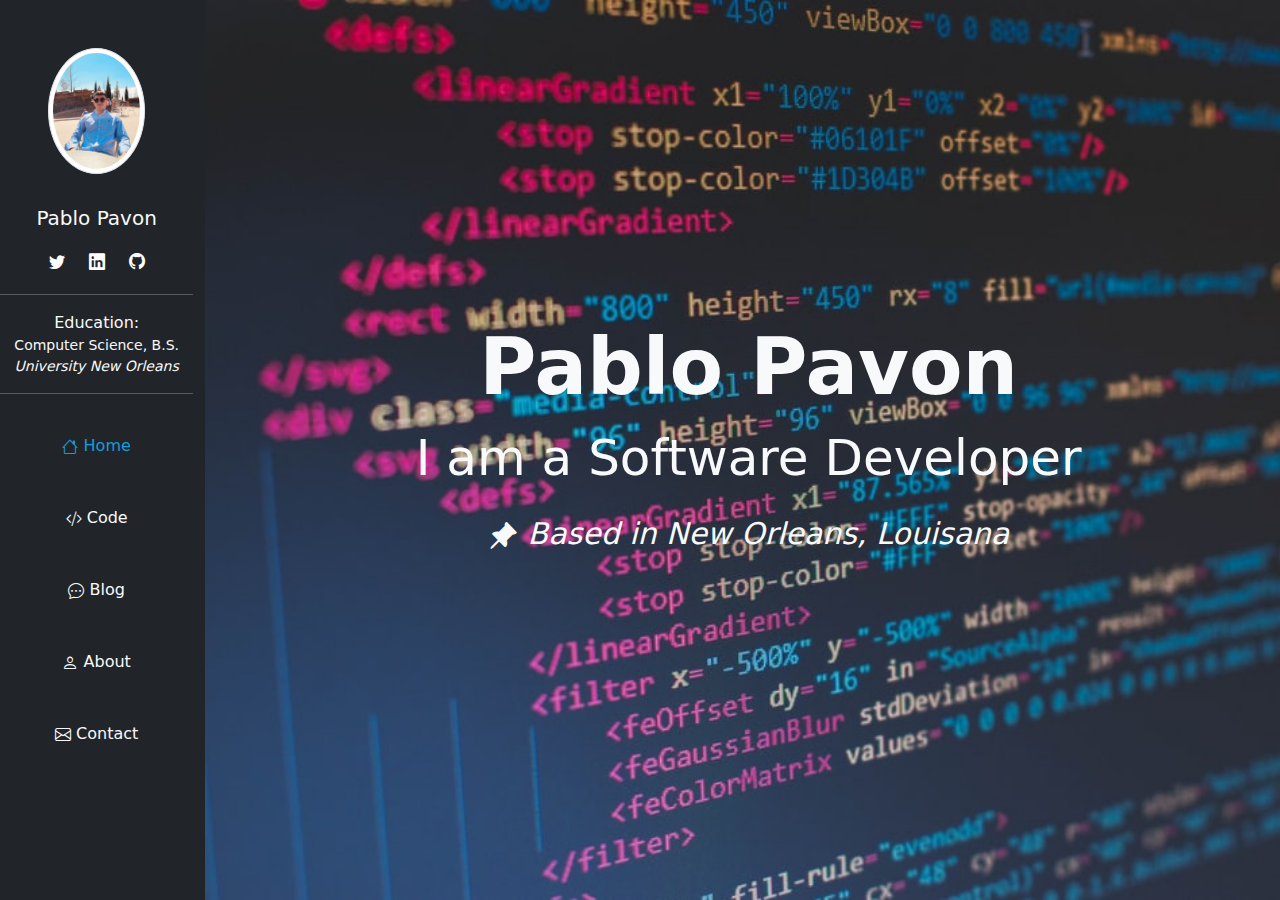
<file: index.html>
<html>
    <head>
        <link rel="icon" href="assets/favicon.png"/>
        <title>Pablo Pavon</title>
        <!-- Required meta tags -->
        <meta charset="utf-8"/>
        <meta
        name="viewport" content="width=device-width, initial-scale=1"/>
        <!-- Bootstrap CSS -->
        <link rel="stylesheet" href="styles/bootstrap.min.css"/>
        <link rel="stylesheet" href="styles/bootstrap-icons.css"/>
        <link href="styles/index.css" rel="stylesheet"/>
    </head>
    <body
        class="bg-dark">
        <!-- Left Column with menu options-->
        <div class="row h-100">
            <div class="mt-4  text-center col-2 mobile_menu text-light container d-sm-block">
                <img class="img-fluid m-4 img-thumbnail rounded-circle w-50" src="assets/pablop.jpeg"/>
                <h4 class="lead mt-2">Pablo Pavon</h4>
                <div class="d-flex justify-content-center gap-4 m-4">
                    <a href="#" class="text-white">
                        <i class="bi bi-twitter"></i>
                    </a>
                    <a href="#" class="text-white">
                        <i class="bi bi-linkedin"></i>
                    </a>
                    <a href="#" class="text-white">
                        <i class="bi bi-github"></i>
                    </a>
                </div>
                <hr/>
                <div class="d-flex column row-cols-1 flex-wrap">
                    <span>
                        Education:
                    </span>
                    <small>Computer Science, B.S.</small>
                    <small class="fst-italic">University New Orleans</small>
                </div>
                <hr/>
                <!-- Options-->
                <nav class="navbarmenu p-0 m-0 d-flex justify-content-center">
                    <ul class="p-0 m-0">
                        <li>
                            <a class="nav-link text-reset p-4" href="index.html">
                                <span class="navbarmenu2">
                                    <i class="bi bi-house"></i>
                                    Home</span>
                            </a>
                        </li>
                        <li>
                            <a class="nav-link text-reset p-4" href="code.html">
                                <i class="bi bi-code-slash"></i>
                                Code
                            </a>
                        </li>
                        <li>
                            <a class="nav-link text-reset p-4" href="blog.html">
                                <i class="bi bi-chat-dots"></i>
                                Blog
                            </a>
                        </li>
                        <li>
                            <a class="nav-link text-reset p-4" href="about.html">
                                <i class="bi bi-person"></i>
                                About
                            </a>
                        </li>
                        <li>
                            <a class="nav-link text-reset p-4" href="contact.html">
                                <i class="bi bi-envelope"></i>
                                Contact
                            </a>
                        </li>
                    </ul>
                </nav>
            </div>

            <div id="bg-photo" class="d-flex flex-column col-md-10 justify-content-center align-items-center text-light container">
                <div data-aos="fade-in">
                    <h1 class="font">Pablo Pavon</h1>
                    <p class="font-smaller">I am a Software Developer</p>
                    <p class="font-smaller2 fst-italic">
                        <i class="bi bi-pin-angle-fill"></i>
                        Based in New Orleans, Louisana</p>
                </div>
            </div>
        </div>

        <!-- Bootstrap Bundle with Popper -->
        <script src="scripts/bootstrap.bundle.min.js"></script>
    </body>
</html>
</file>
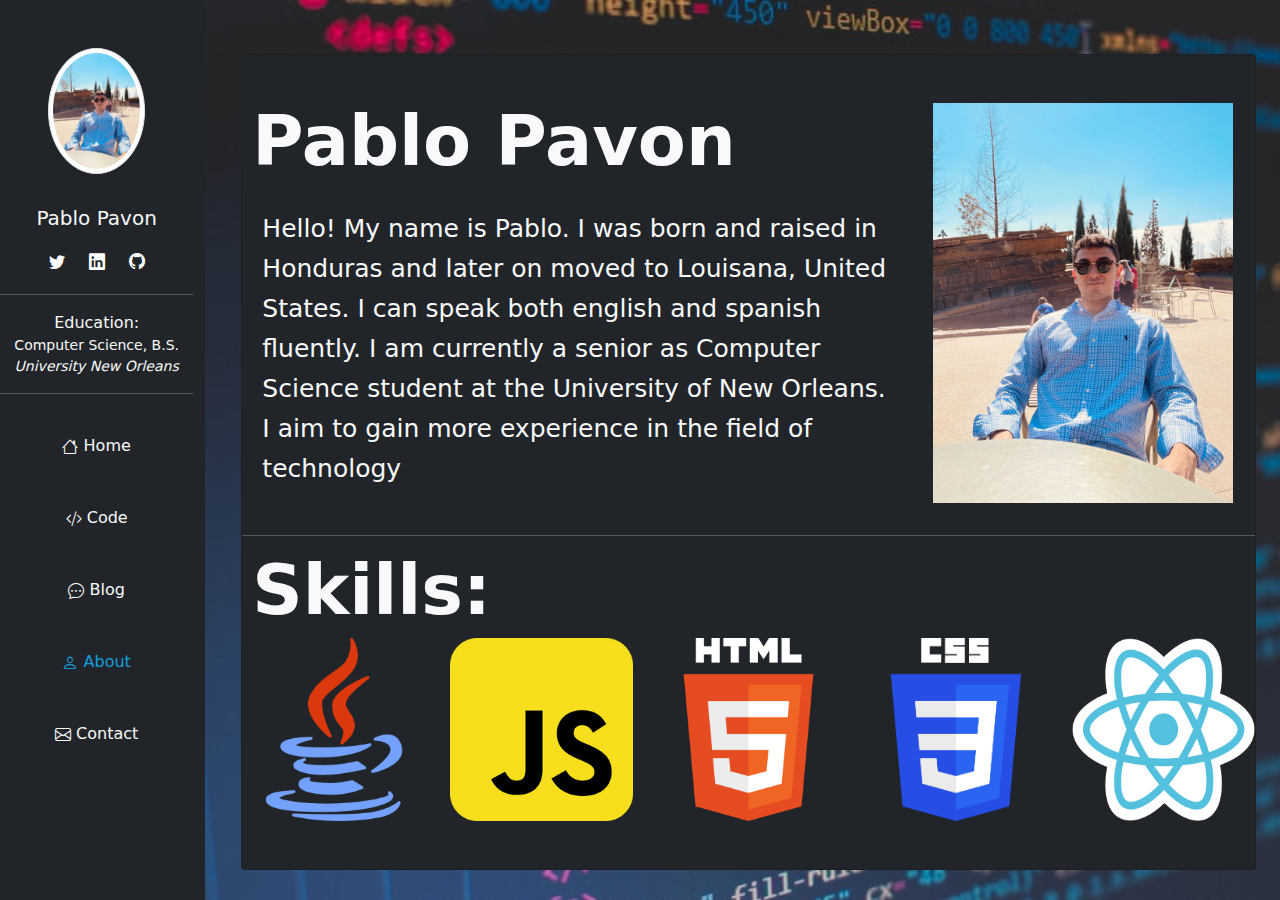
<file: about.html>
<html>
    <head>
        <link rel="icon" href="assets/favicon.png">
        <title>Pablo Pavon</title>
        <!-- Required meta tags -->
        <meta charset="utf-8">
        <meta
        name="viewport" content="width=device-width, initial-scale=1">
        <!-- Bootstrap CSS -->
        <link rel="stylesheet" href="styles/bootstrap.min.css">
        <link rel="stylesheet" href="styles/bootstrap-icons.css">
        <link href='styles/index.css' rel="stylesheet">
    </head>
    <body
        class='bg-dark '>

        <!-- Left Column with menu options-->
        <div class="row h-100">
            <div class="mt-4  text-center col-2 mobile_menu text-light container d-sm-block">
                <img class="img-fluid m-4 img-thumbnail rounded-circle w-50" src="assets/pablop.jpeg"/>
                <h4 class="lead mt-2">Pablo Pavon</h4>
                <div class="d-flex justify-content-center gap-4 m-4">
                    <a href="#" class="text-white">
                        <i class="bi bi-twitter"></i>
                    </a>
                    <a href="#" class="text-white">
                        <i class="bi bi-linkedin"></i>
                    </a>
                    <a href="#" class="text-white">
                        <i class="bi bi-github"></i>
                    </a>
                </div>
                <hr/>
                <div class="d-flex column row-cols-1 flex-wrap">
                    <span>
                        Education:
                    </span>
                    <small>Computer Science, B.S.</small>
                    <small class="fst-italic">University New Orleans</small>
                </div>
                <hr/>
                <!-- Options-->
                <nav class="navbarmenu p-0 m-0 d-flex justify-content-center">
                    <ul class="p-0 m-0">
                        <li>
                            <a class="nav-link text-reset p-4" href="index.html">
                                <i class="bi bi-house"></i>
                                Home
                            </a>
                        </li>
                        <li>
                            <a class="nav-link text-reset p-4" href="code.html">
                                <i class="bi bi-code-slash"></i>
                                Code
                            </a>
                        </li>
                        <li>
                            <a class="nav-link text-reset p-4" href="blog.html">
                                <i class="bi bi-chat-dots"></i>
                                Blog
                            </a>
                        </li>
                        <li>
                            <a class="nav-link text-reset p-4" href="about.html">
                                <span class="navbarmenu2">
                                    <i class="bi bi-person"></i>
                                    About
                                </a>
                            </span>
                        </li>
                        <li>
                            <a class="nav-link text-reset p-4" href="contact.html">
                                <i class="bi bi-envelope"></i>
                                Contact
                            </a>
                        </li>
                    </ul>
                </nav>
            </div>

            <div id="bg-photo" class='d-flex flex-column col-md-10 justify-content-center align-items-center text-light'>
                <div
                    class="container mt-4">

                    <!-- Column 2: Name & Skills -->
                    <div class='card bg-dark'>
                        <div class="row">
                            <div class='col-md-8 col-12 mt-5'>
                                <h1 class="font10">Pablo Pavon</h1>
                                <p class="font3">
                                    Hello! My name is Pablo. I was born and raised in Honduras and later on moved to Louisana, United States. 
                                                                I can speak both english and spanish fluently.
                                                                 I am currently a senior as Computer Science student at the University of New Orleans. 
                                                                 I aim to gain more experience in the field of technology</p>
                            </div>
                            <div class='col-md-4 d-md-block d-none mt-5'>
                                <img class='img-fluid imagestyle3' src='assets/pablop.jpeg'>
                            </div>
                        </div>
                        <hr>
                        <h2 class='display-6 font10'>Skills:</h2>
                        <div class="d-flex row row-cols-5 mb-5">
                            <img src='assets/icon-java.png'>
                            <img src='assets/icon-js.png'>
                            <img src='assets/icon-html5.png'>
                            <img src='assets/icon-css3.png'>
                            <img src='assets/icon-react.png'>

                        </div>
                    </div>


                </div>


                <!-- Bootstrap Bundle with Popper -->
                <script src="scripts/bootstrap.bundle.min.js"></script>
            </body>
        </html>
    </body>
</html>
</file>
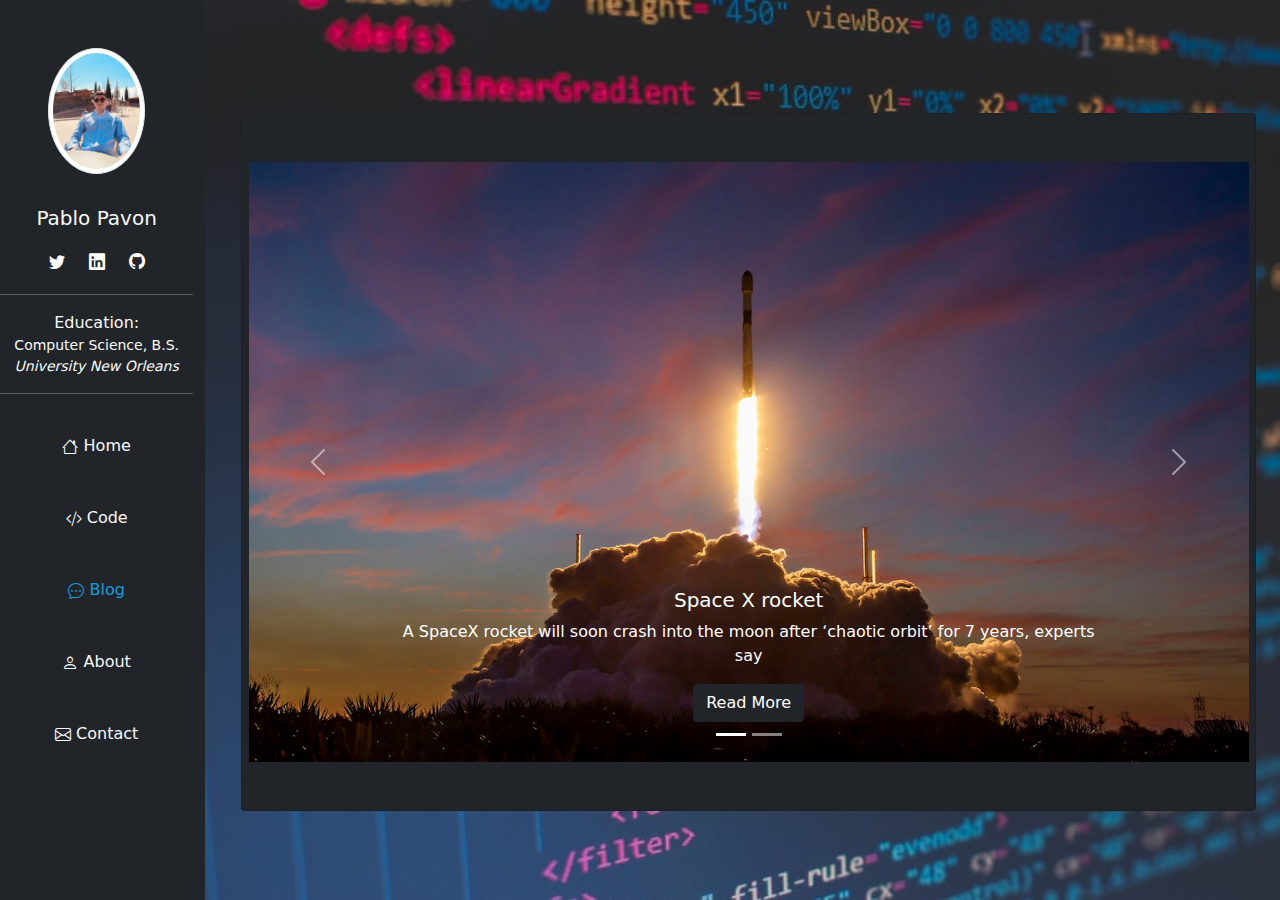
<file: blog.html>
<html>
    <head>
        <link rel="icon" href="assets/favicon.png">
        <title>Pablo Pavon</title>
        <!-- Required meta tags -->
        <meta charset="utf-8">
        <meta
        name="viewport" content="width=device-width, initial-scale=1">
        <!-- Bootstrap CSS -->
        <link rel="stylesheet" href="styles/bootstrap.min.css">
        <link rel="stylesheet" href="styles/bootstrap-icons.css">
        <link href='styles/index.css' rel="stylesheet">
    </head>
    <body
        class='bg-dark '>

        <!-- Left Column with menu options-->
        <div class="row h-100">
            <div class="mt-4  text-center col-2 mobile_menu text-light container d-sm-block">
                <img class="img-fluid m-4 img-thumbnail rounded-circle w-50" src="assets/pablop.jpeg"/>
                <h4 class="lead mt-2">Pablo Pavon</h4>
                <div class="d-flex justify-content-center gap-4 m-4">
                    <a href="#" class="text-white">
                        <i class="bi bi-twitter"></i>
                    </a>
                    <a href="#" class="text-white">
                        <i class="bi bi-linkedin"></i>
                    </a>
                    <a href="#" class="text-white">
                        <i class="bi bi-github"></i>
                    </a>
                </div>
                <hr/>
                <div class="d-flex column row-cols-1 flex-wrap">
                    <span>
                        Education:
                    </span>
                    <small>Computer Science, B.S.</small>
                    <small class="fst-italic">University New Orleans</small>
                </div>
                <hr/>
                <!-- Options-->
                <nav class="navbarmenu p-0 m-0 d-flex justify-content-center">
                    <ul class="p-0 m-0">
                        <li>
                            <a class="nav-link text-reset p-4" href="index.html">
                                <i class="bi bi-house"></i>
                                Home
                            </a>
                        </li>
                        <li>
                            <a class="nav-link text-reset p-4" href="code.html">
                                <i class="bi bi-code-slash"></i>
                                Code
                            </a>
                        </li>
                        <li>
                            <a class="nav-link text-reset p-4" href="blog.html">
                                <span class="navbarmenu2">
                                    <i class="bi bi-chat-dots"></i>
                                    Blog
                                </a>
                            </span>
                        </li>
                        <li>
                            <a class="nav-link text-reset p-4" href="about.html">
                                <i class="bi bi-person"></i>
                                About
                            </a>
                        </li>
                        <li>
                            <a class="nav-link text-reset p-4" href="contact.html">
                                <i class="bi bi-envelope"></i>
                                Contact
                            </a>
                        </li>
                    </ul>
                </nav>
            </div>

            <div id="bg-photo" class='d-flex flex-column col-md-10 justify-content-center align-items-center text-light'>
                <div
                    class="container mt-4">
                    <!--Carousel -->
                    <div class="card bg-dark">

                        <div
                            id="blog-carousel" class="carousel slide mt-5 mb-5 " data-bs-ride="carousel" data-bs-interval="10000">
                            <!-- Carousel Menu -->
                            <ol class="carousel-indicators">
                                <li data-bs-target="#blog-carousel" data-bs-slide-to="0" class="active"></li>
                                <li data-bs-target="#blog-carousel" data-bs-slide-to="1"></li>
                            </ol>
                            <!-- Carousel Body -->
                            <div
                                class="carousel-inner text-center ">
                                <!-- Slide 1 -->
                                <div id="slide-1" class="carousel-item active">
                                    <img class="img-fluid imagestyle2" src="assets/spacex.jpg">
                                    <div class="carousel-caption">
                                        <h5>
                                            Space X rocket
                                        </h5>
                                        <p>
                                            A SpaceX rocket will soon crash into the moon after ‘chaotic orbit’ for 7 years, experts say
                                        </p>
                                        <button class="btn btn-dark" onclick="location.href='https://www.washingtonpost.com/technology/2022/01/26/spacex-rocket-moon-crash-march-gray/'">
                                            Read More
                                        </button>
                                    </div>
                                </div>
                                <!-- Slide 2 -->
                                <div id="slide-2" class="carousel-item">
                                    <img class="img-fluid imagestyle2" src="assets/tesla.webp">
                                    <div class="carousel-caption">
                                        <h5>Tesla AI Programming Languages</h5>
                                        <p>
                                            Programming Languages Used At Tesla
                                        </p>
                                        <button class="btn btn-dark" onclick="location.href='https://hashdork.com/ai/tesla-ai-programming-languages/'">Read More</button>
                                    </div>
                                </div>
                            </div>
                            <a class="carousel-control-prev" href="#blog-carousel" role="button" data-bs-slide="prev">
                                <i class="carousel-control-prev-icon"></i>
                            </a>
                            <a class="carousel-control-next" href="#blog-carousel" role="button" data-bs-slide="next">
                                <i class="carousel-control-next-icon"></i>
                            </a>

                        </div>
                    </div>
                </div>


            </div>


            <!-- Bootstrap Bundle with Popper -->
            <script src="scripts/bootstrap.bundle.min.js"></script>
        </body>
    </body>
</html>
</file>
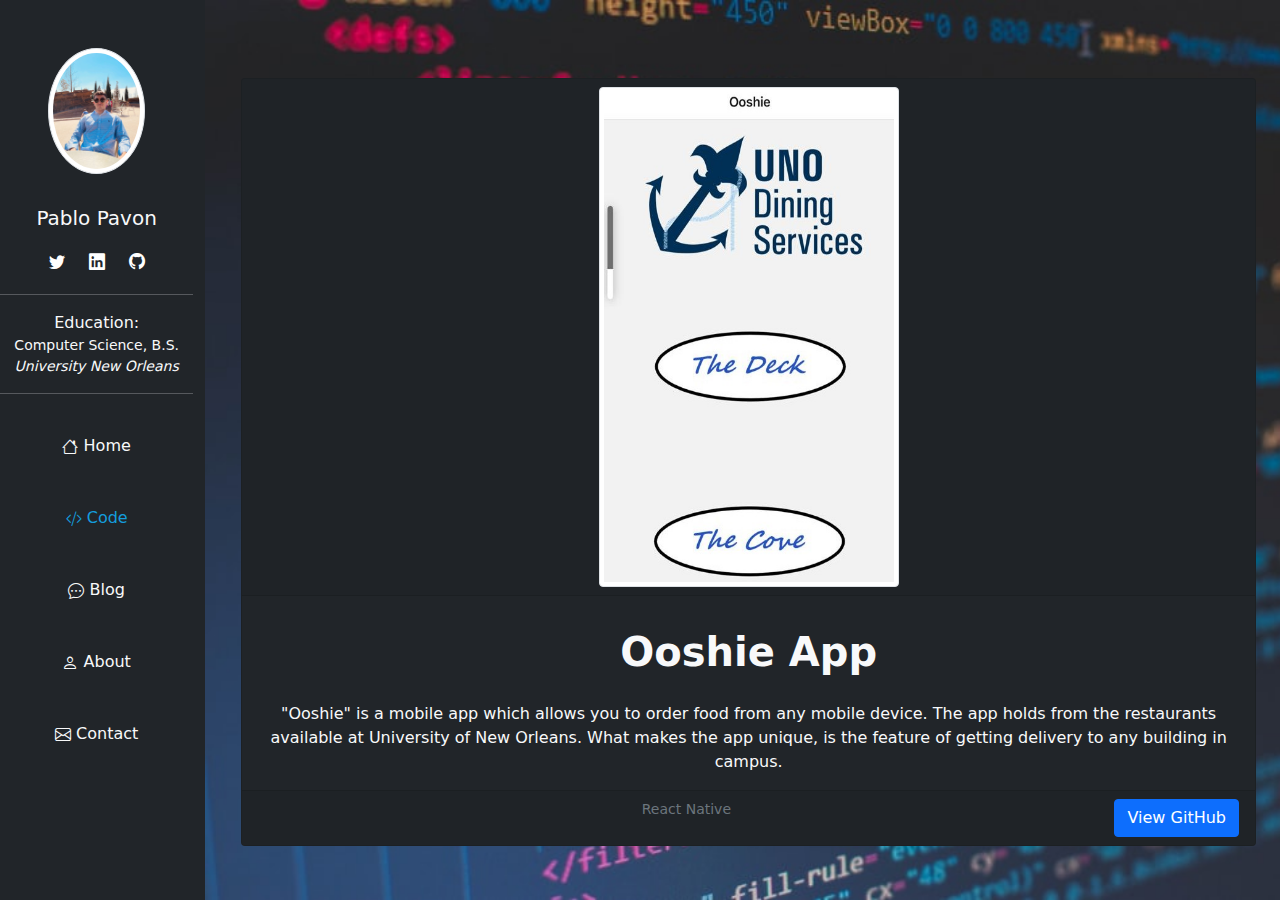
<file: code.html>
<html>
    <head>
        <link rel="icon" href="assets/favicon.png">
        <title>Pablo Pavon</title>
        <!-- Required meta tags -->
        <meta charset="utf-8">
        <meta
        name="viewport" content="width=device-width, initial-scale=1">
        <!-- Bootstrap CSS -->
        <link rel="stylesheet" href="styles/bootstrap.min.css">
        <link rel="stylesheet" href="styles/bootstrap-icons.css">
        <link href='styles/index.css' rel="stylesheet">
    </head>
    <body
        class='bg-dark '>

        <!-- Left Column with menu options-->
        <div class="row h-100">
            <div class="mt-4  text-center col-2 mobile_menu text-light container d-sm-block">
                <img class="img-fluid m-4 img-thumbnail rounded-circle w-50" src="assets/pablop.jpeg"/>
                <h4 class="lead mt-2">Pablo Pavon</h4>
                <div class="d-flex justify-content-center gap-4 m-4">
                    <a href="#" class="text-white">
                        <i class="bi bi-twitter"></i>
                    </a>
                    <a href="#" class="text-white">
                        <i class="bi bi-linkedin"></i>
                    </a>
                    <a href="#" class="text-white">
                        <i class="bi bi-github"></i>
                    </a>
                </div>
                <hr/>
                <div class="d-flex column row-cols-1 flex-wrap">
                    <span>
                        Education:
                    </span>
                    <small>Computer Science, B.S.</small>
                    <small class="fst-italic">University New Orleans</small>
                </div>
                <hr/>
                <!-- Options-->
                <nav class="navbarmenu p-0 m-0 d-flex justify-content-center">
                    <ul class="p-0 m-0">
                        <li>
                            <a class="nav-link text-reset p-4" href="index.html">
                                <i class="bi bi-house"></i>
                                Home
                            </a>
                        </li>
                        <li>
                            <a class="nav-link text-reset p-4" href="code.html">
                                <span class="navbarmenu2">
                                    <i class="bi bi-code-slash"></i>
                                    Code
                                </a>
                            </span>
                        </li>
                        <li>
                            <a class="nav-link text-reset p-4" href="blog.html">
                                <i class="bi bi-chat-dots"></i>
                                Blog
                            </a>
                        </li>
                        <li>
                            <a class="nav-link text-reset p-4" href="about.html">
                                <i class="bi bi-person"></i>
                                About
                            </a>
                        </li>
                        <li>
                            <a class="nav-link text-reset p-4" href="contact.html">
                                <i class="bi bi-envelope"></i>
                                Contact
                            </a>
                        </li>
                    </ul>
                </nav>
            </div>

            <div id="bg-photo" class='d-flex flex-column col-md-10 justify-content-center align-items-center text-light'>
                <div class="container mt-4">

                    <div
                        class="card-group gap-2">
                        <!-- START: Card 1 -->
                        <div
                            class="card  bg-dark text-center">
                            <!-- Card Header -->
                            <div class="card-header">
                                <img class="img-thumbnail imagestyle" src="assets/ooshie2.jpg">
                            </div>
                            <!-- Card Body -->
                            <div class="card-body">
                                <h3 class="card-title font5">
                                    Ooshie App
                                </h3>
                                <p class="card-text">
                                    "Ooshie" is a mobile app which allows you to order food from any mobile device. The app holds from the restaurants available at University of New Orleans.
                                                                           What makes the app unique, is the feature of getting delivery to any building in campus.
                                </p>
                            </div>
                            <!-- Card Footer -->
                            <div class="card-footer">
                                <small class="text-muted ">
                                    React Native
                                </small>
                                <button class="btn btn-primary float-end" onclick="location.href='https://github.com/Ooshie/OoshieApp'">
                                    View GitHub
                                </button>
                            </div>
                        </div>
                        <!-- END:Card 1 -->


                    <!-- START:Card 2 -->

                        <!-- END:Card 2 -->
                    </div>
                </div>


            </div>


            <!-- Bootstrap Bundle with Popper -->
            <script src="scripts/bootstrap.bundle.min.js"></script>
        </body>
    </body>
</html>
</file>
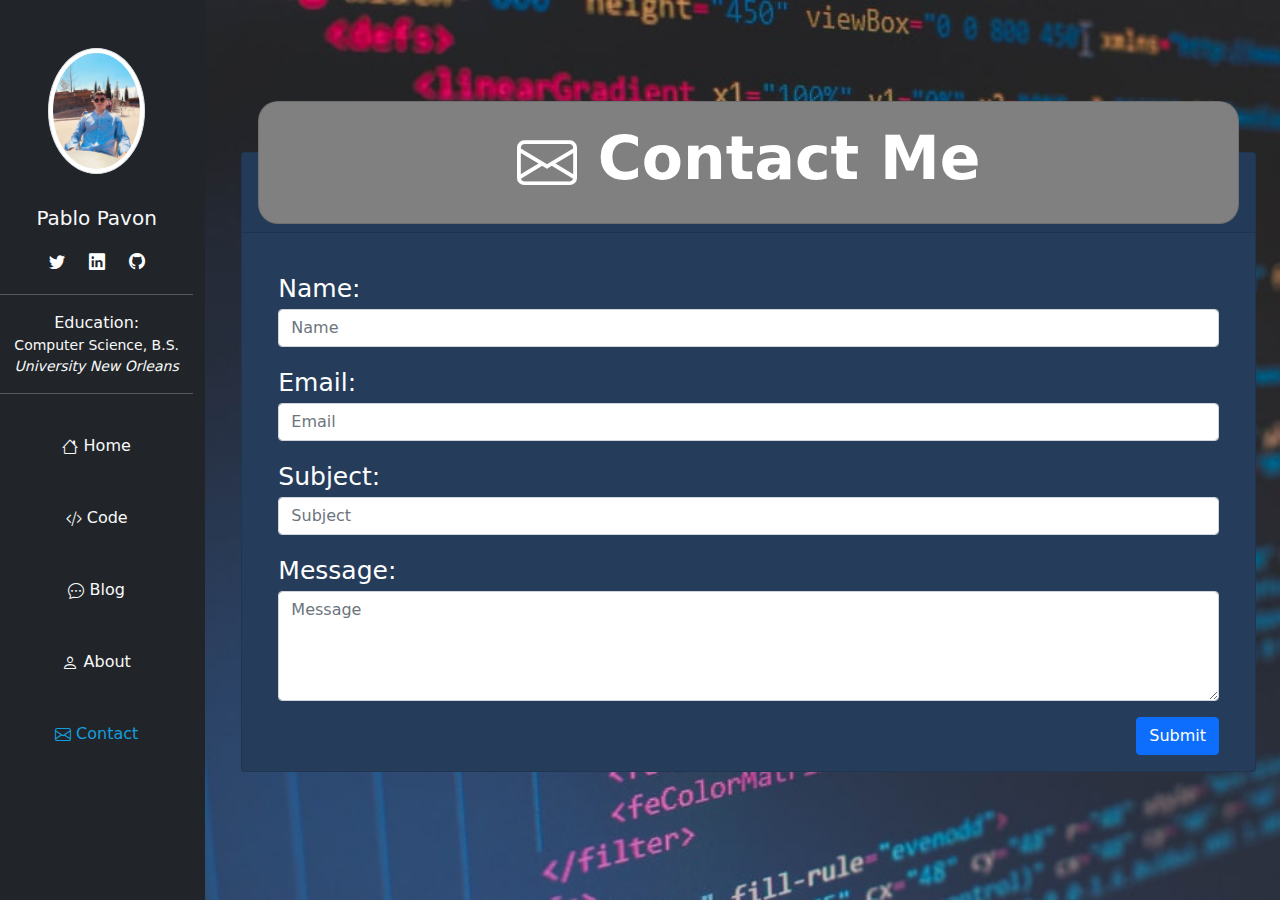
<file: contact.html>
<html>
    <head>
        <link rel="icon" href="assets/favicon.png">
        <title>Pablo Pavon</title>
        <!-- Required meta tags -->
        <meta charset="utf-8">
        <meta
        name="viewport" content="width=device-width, initial-scale=1">
        <!-- Bootstrap CSS -->
        <link rel="stylesheet" href="styles/bootstrap.min.css">
        <link rel="stylesheet" href="styles/bootstrap-icons.css">
        <link href='styles/index.css' rel="stylesheet">
    </head>
    <body
        class='bg-dark '>

        <!-- Left Column with menu options-->
        <div class="row h-100">
            <div class="mt-4  text-center col-2 mobile_menu text-light container d-sm-block">
                <img class="img-fluid m-4 img-thumbnail rounded-circle w-50" src="assets/pablop.jpeg"/>
                <h4 class="lead mt-2">Pablo Pavon</h4>
                <div class="d-flex justify-content-center gap-4 m-4">
                    <a href="#" class="text-white">
                        <i class="bi bi-twitter"></i>
                    </a>
                    <a href="#" class="text-white">
                        <i class="bi bi-linkedin"></i>
                    </a>
                    <a href="#" class="text-white">
                        <i class="bi bi-github"></i>
                    </a>
                </div>
                <hr/>
                <div class="d-flex column row-cols-1 flex-wrap">
                    <span>
                        Education:
                    </span>
                    <small>Computer Science, B.S.</small>
                    <small class="fst-italic">University New Orleans</small>
                </div>
                <hr/>
                <!-- Options-->
                <nav class="navbarmenu p-0 m-0 d-flex justify-content-center">
                    <ul class="p-0 m-0">
                        <li>
                            <a class="nav-link text-reset p-4" href="index.html">
                                <i class="bi bi-house"></i>
                                Home
                            </a>
                        </li>
                        <li>
                            <a class="nav-link text-reset p-4" href="code.html">
                                <i class="bi bi-code-slash"></i>
                                Code
                            </a>
                        </li>
                        <li>
                            <a class="nav-link text-reset p-4" href="blog.html">
                                <i class="bi bi-chat-dots"></i>
                                Blog
                            </a>
                        </li>
                        <li>
                            <a class="nav-link text-reset p-4" href="about.html">
                                <i class="bi bi-person"></i>
                                About
                            </a>
                        </li>
                        <li>
                            <a class="nav-link text-reset p-4" href="contact.html">
                                <span class="navbarmenu2">
                                    <i class="bi bi-envelope"></i>
                                    Contact</span>
                            </a>
                        </li>
                    </ul>
                </nav>
            </div>

            <div id="bg-photo" class='d-flex flex-column col-md-10 justify-content-center align-items-center text-light'>
                <div class="container mt-4">
                    <div class="card bg-neutral">
                        <div class="card-header text-dark text-center ">
                            <div class="card text-white mgtop">
                                <h3 class="font4 mt-2">
                                    <i class="bi bi-envelope"></i>
                                    Contact Me</h3>
                            </div>
                        </div>

                        <div class="card-body">
                            <form>
                                <div class="text-white font3">
                                    <div class="form-group mb-3">
                                        <label>Name:</label>
                                        <input class="form-control" type="text" id="name" placeholder="Name">
                                    </div>
                                    <div class="form-group mb-3">
                                        <label>Email:</label>
                                        <input class="form-control" type="email" id="email" placeholder="Email">
                                    </div>
                                    <div class="form-group mb-3">
                                        <label>Subject:</label>
                                        <input class="form-control" type="subject" id="subject" placeholder="Subject">
                                    </div>
                                    <div class="form-group mb-3">
                                        <label>Message:</label>
                                        <textarea class="form-control" rows="4" id="message" placeholder="Message"></textarea>
                                    </div>
                                    <button class='btn btn-primary float-end' type="submit">
                                        Submit
                                    </button>
                                </form>
                            </div>
                        </div>
                    </div>


                </div>


                <!-- Bootstrap Bundle with Popper -->
                <script src="scripts/bootstrap.bundle.min.js"></script>
            </body>
        </html>
    </body>
</html>
</file>
<file: styles/index.css>
.navbarmenu a:hover,
.navbarmenu .active > a,
.navbarmenu li:hover > a {
  text-decoration: none;
  color: #fff;
}

ul {
  list-style: none;
}

.navbarmenu a:hover i,
.navbarmenu .active > a i,
.navbarmenu li:hover > a i {
  color: #149ddd;
}
.navbarmenu2 {
  color: #149ddd;
}

#bg-photo {
  background: url("../assets/background.jfif");
  background-size: cover;
}

.font {
  margin: 0 0 10px 0;
  font-size: 78px;
  font-weight: 700;
  line-height: 56px;
  padding: 20;
  text-align: center;
}

.font-smaller {
  margin: 0 0 10px 0;
  font-size: 50px;
  font-weight: 450;
  line-height: 26px;
  padding: 20;
  text-align: center;
}

.font-smaller2 {
  margin: 0 0 10px 0;
  font-size: 30px;
  font-weight: 450;
  line-height: 26px;
  padding: 20;
  text-align: center;
}

.mgtop {
  margin-top: -60px;
  border-radius: 20px;
  background-color: grey;
}

.bg-neutral {
  background-color: #253d5b;
}

.font3 {
  margin: 0 0 10px 0;
  font-size: 25px;
  font-weight: 500;
  line-height: 40px;
  padding: 20;
}

.font4 {
  margin: 0 0 10px 0;
  font-size: 60px;
  font-weight: 700;
  line-height: 56px;
  padding: 20;
  text-align: center;
}

@media (max-width: 767px) {
  .mobile_menu {
    width: 100%;
  }
}

.font5 {
  margin: 0 0 10px 0;
  font-size: 40px;
  font-weight: 600;
  line-height: 40px;
  padding: 20;
}

.imagestyle{
  width: 300;
  height: 500;
}

.imagestyle2{
  width: 1000;
  height: 600;
}

.font10 {
  margin: 0 0 10px 0;
  font-size: 70px;
  font-weight: 700;
  line-height: 56px;
  padding: 10;
  
}

.imagestyle3{
  width: 300;
  height: 400;
}
</file>
